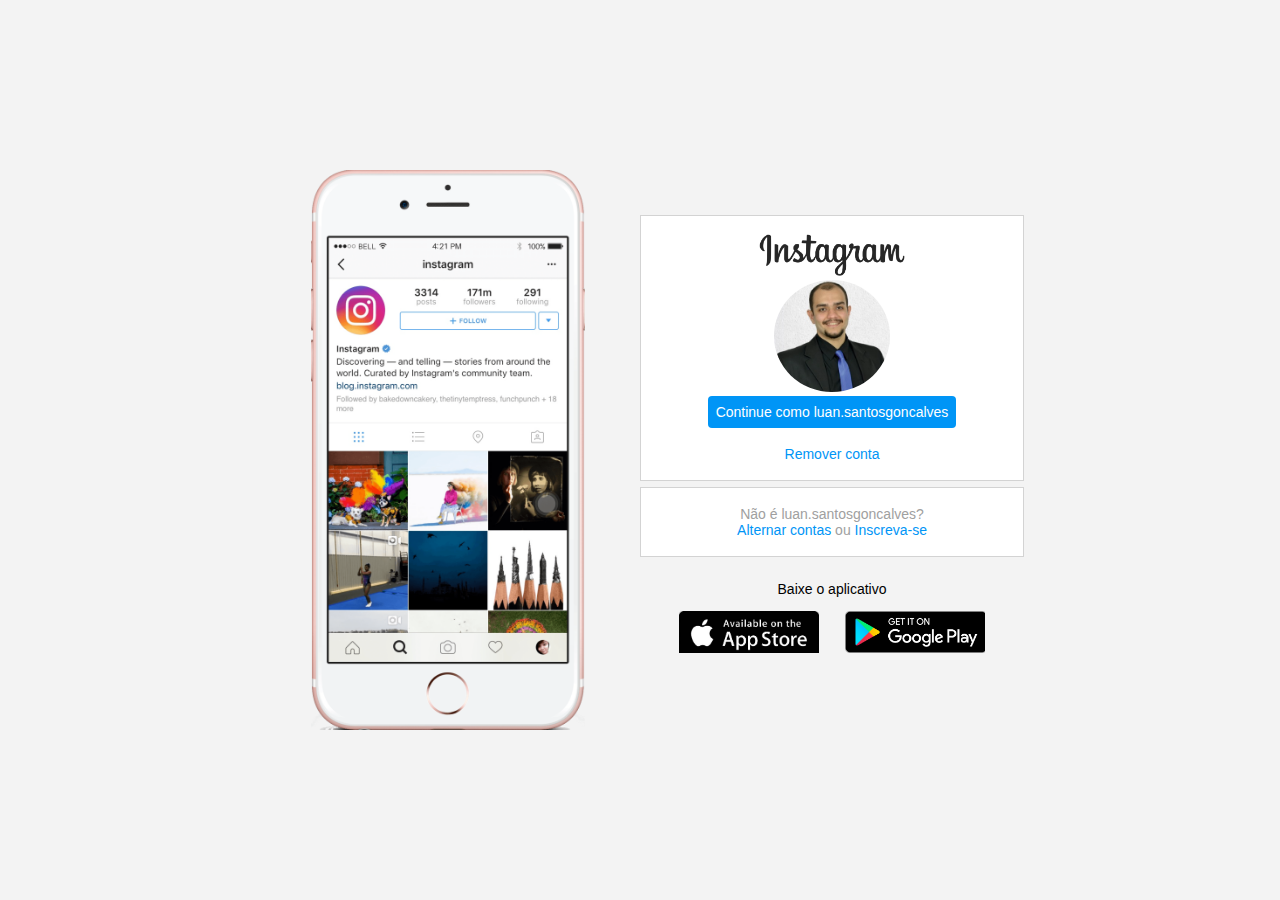
<file: Instagram/index.html>
<!DOCTYPE html>
<html lang="en">

<head>
        
    <meta charset="UTF-8">
    <meta name="viewport" content="width=device-width, initial-scale=1.0">
    <link rel="stylesheet" href="style.css">
    <title>Instagram</title>
    
</head>

    <body>

        <div class="instagram-wrapper">
            <div class="instagram-phone">
                <img src="./img/instagram-celular.png" alt="celular">
            </div>
            <div class="instagram-continue">
                <div class="group">
                    <img src="./img/instagram-logo.png" alt="instagram logo" class="instagram-logo">
                    <div class="profile-photo">
                        <img src="./img/instagram-perfil.png" alt="foto de perfil">
                    </div>

                    <a href="#" class="instagram-login">Continue como luan.santosgoncalves</a>
                    <a href="#" class="instagram-logout">Remover conta</a>

                </div>

                <div class="group">
                    <p class="not-account">Não é luan.santosgoncalves?</p>
                    <p class="not-account">
                        <span class="link-blue">Alternar contas</span>
                        ou
                        <span class="link-blue">Inscreva-se</span>
                    </p>
                </div>

                <div class="get-the-app">
                    <p class="get-app">Baixe o aplicativo</p>
                    <div class="download">
                        <a href="#" class="app-download"></a>
                        <a href="#" class="app-download"></a>
                    </div>
                </div>
            </div>
        </div>

    </body>
</html>
</file>
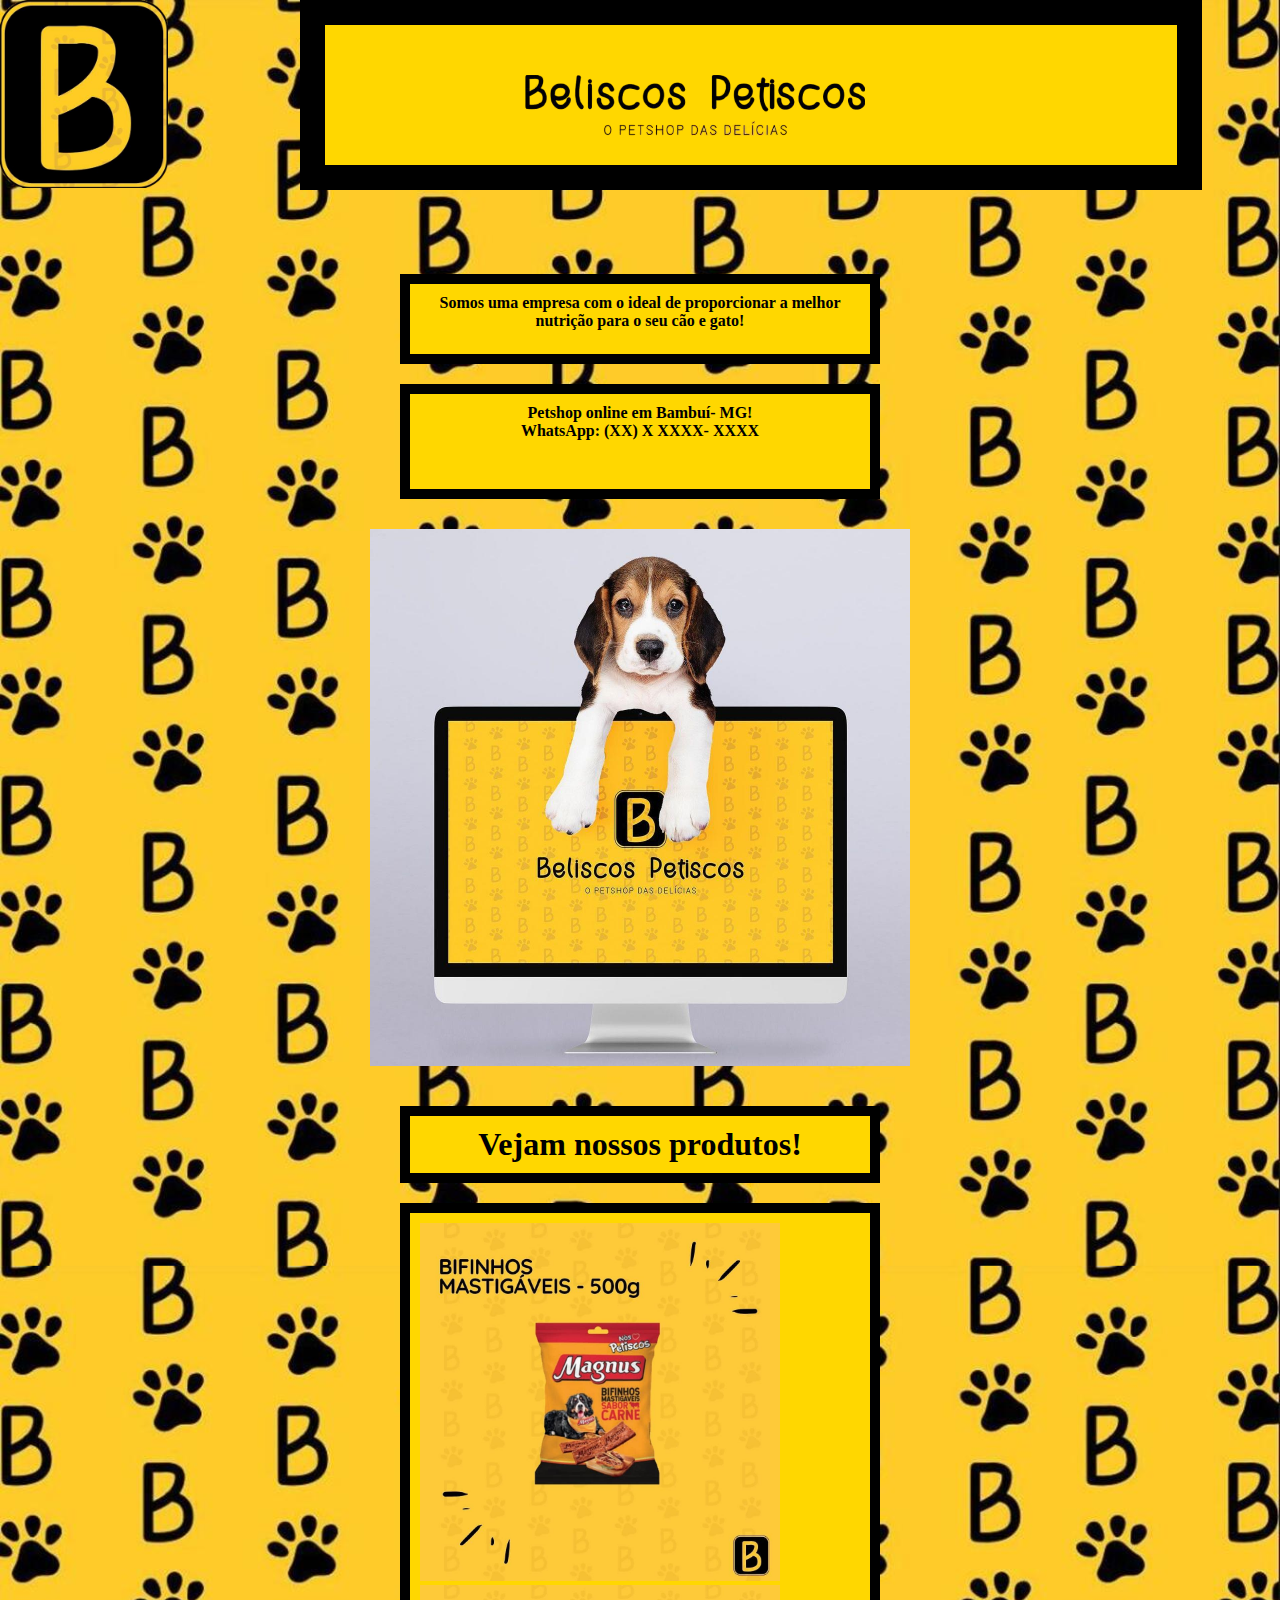
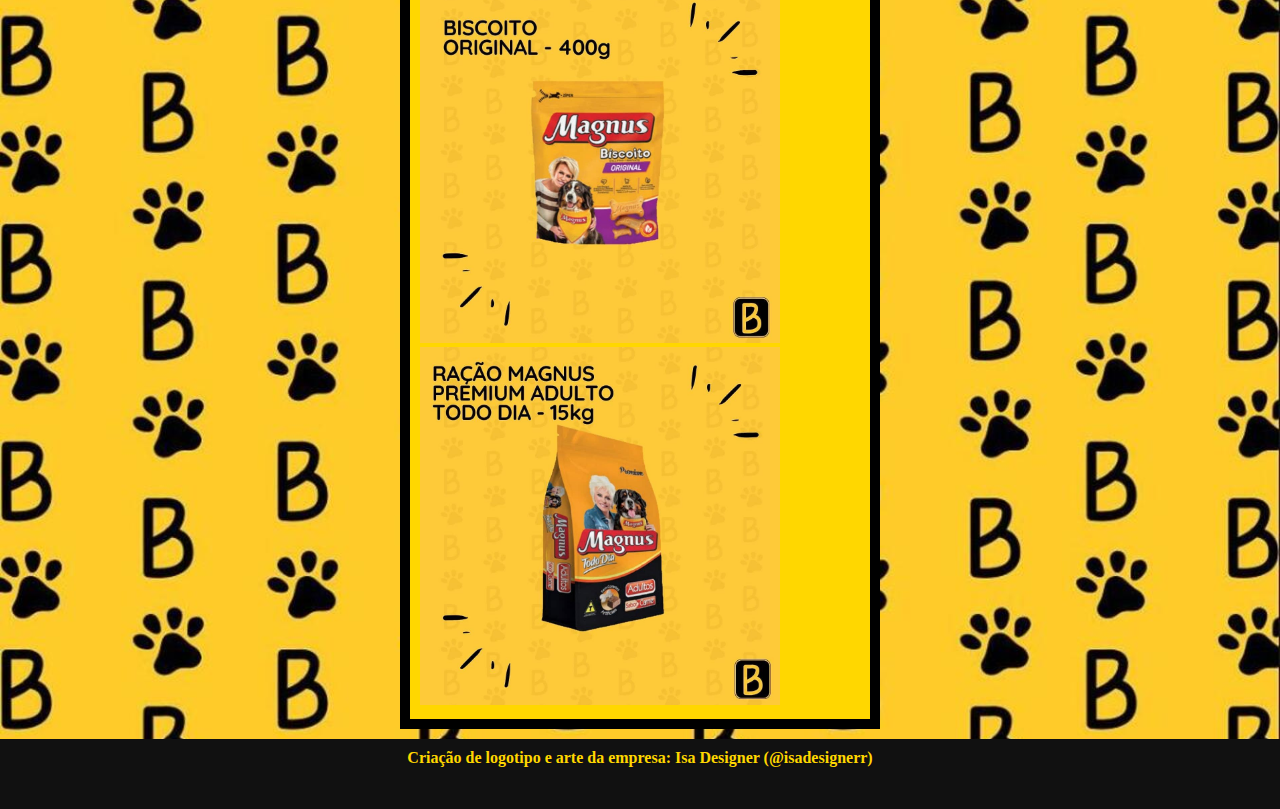
<file: BeliscosPetiscos/lojaBeliscosPetiscos.html>
<!DOCTYPE html>
<html>
	<head>
		<title>Loja Beliscos Petiscos - O Pet das Delícias</title>
		<link rel="stylesheet" type="text/css" href="styleBP.css">
	</head>

	<body>
		<header>
			<img src="simboloBP.png" width="168x" height="187.6px"
			align="left">
			<div id="div_logo">
				<img src="logoBP.png">
			</div>
		</header>
		
		<br>
		<br>
		<br>

		<div style="height: 50px">
			<article>
				<p><center><strong>Somos uma empresa com o
				ideal de proporcionar a melhor nutrição para o seu
				cão e gato!</strong></center></p>
			</article>
		</div>

		<div style="height: 75px">
			<article>
				<p><center><strong>Petshop online em Bambuí-
				MG!</strong></center></p>
				<p><center><strong>WhatsApp: (XX) X XXXX-
				XXXX</strong></center></p>
			</article>
		</div>

		<div id="div_img" style="border-color: transparent; background-color: transparent;">
			<img src="dog.jpeg" height="537px" width="540px"
			align="center">
		</div>

		<div>
			<h1><center>Vejam nossos produtos!</center></h1>
		</div>

		<div class="imagens">
			<img src="bife1.jpeg" width="360px" height="358px">
			<img src="bife2.jpeg" width="360px" height="358px">
			<img src="bife3.jpeg" width="360px" height="358px">
		</div>

		<footer><strong>Criação de logotipo e arte da empresa: Isa Designer (@isadesignerr)</strong></footer>
	</body>
</html>
</file>
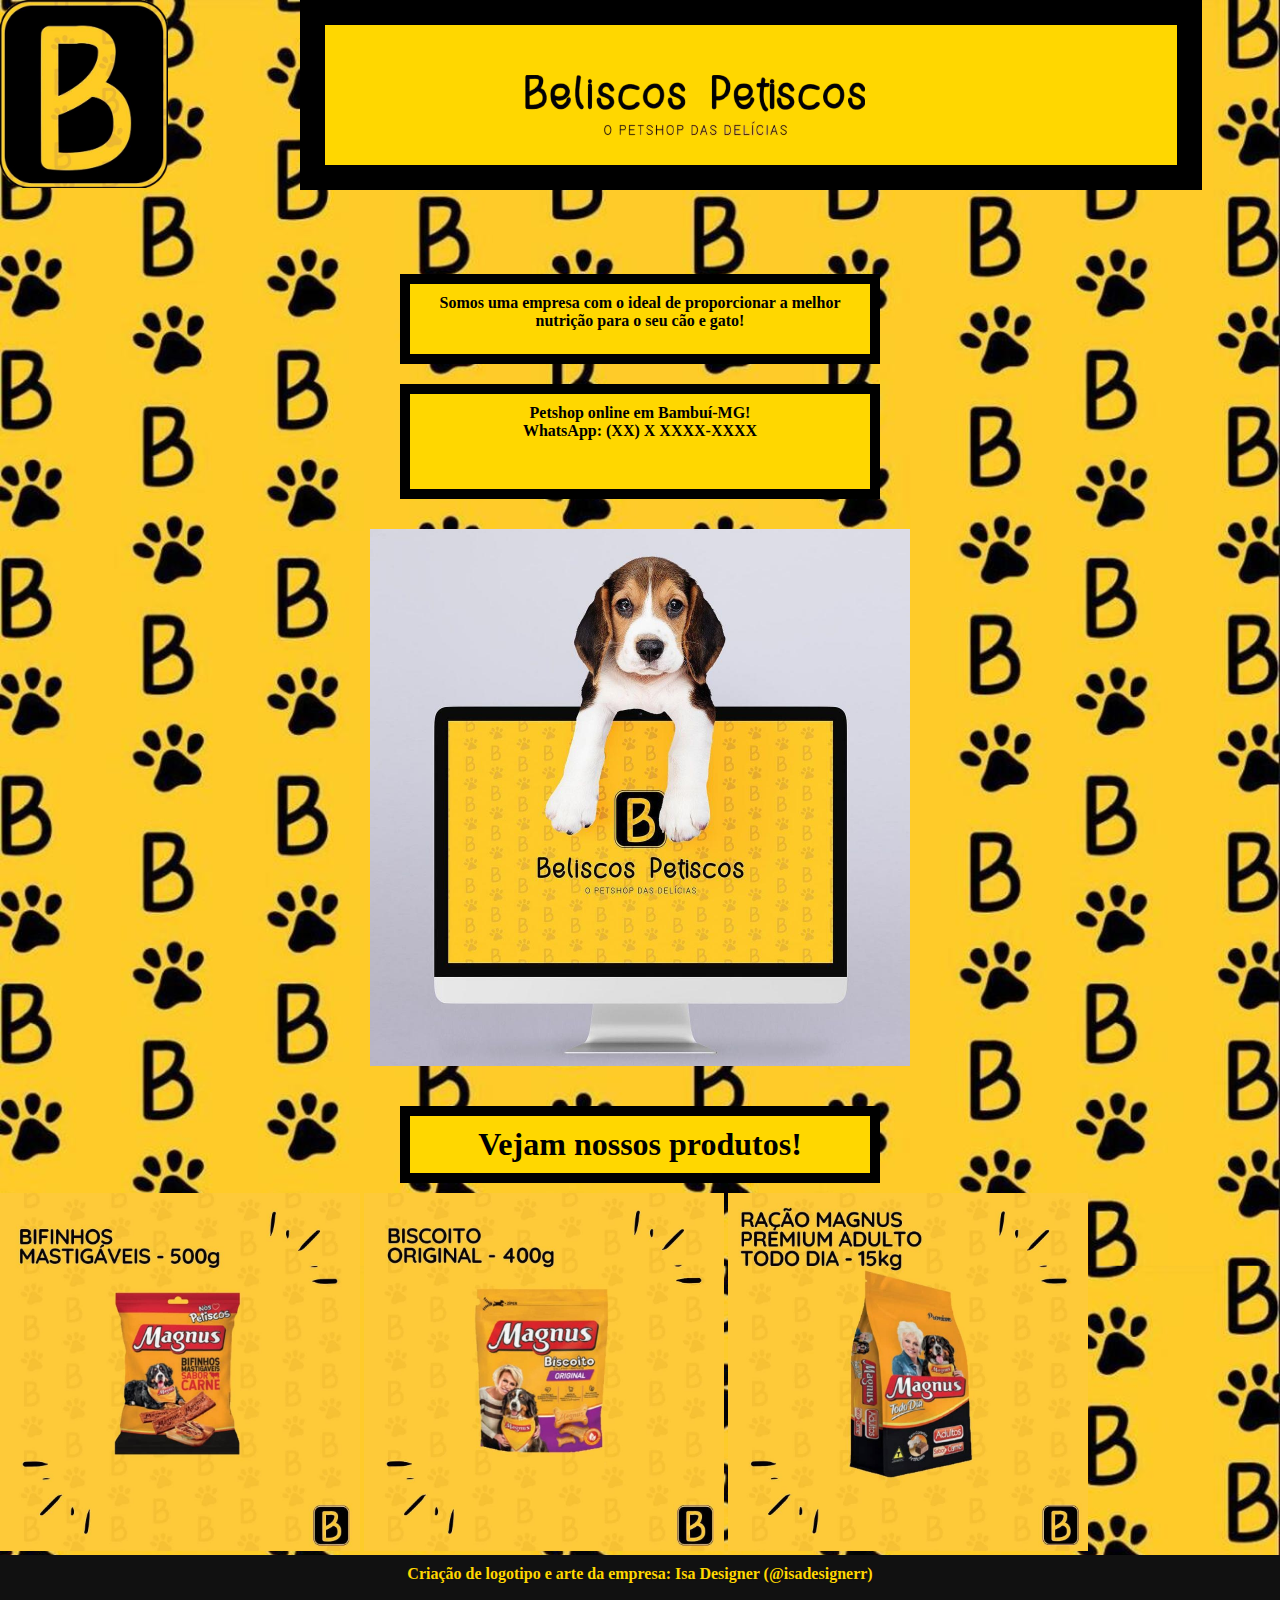
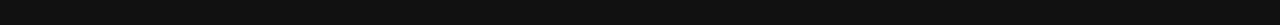
<file: CursosHTML-CSS-Udemy/BeliscosPetiscos/lojaBeliscosPetiscos.html>
<!DOCTYPE html>
<html>
	<head>
		<title>Loja Beliscos Petiscos - O Pet das Delícias</title>
		<link rel="stylesheet" type="text/css" href="styleBP.css">
	</head>
	<body>
		<header>
			<img src="simboloBP.png" width="168x" height="187.6px" align="left">
			<div id="div_logo">
				<img src="logoBP.png">
			</div>
		</header>
		
		<br>
		<br>
		<br>
		
		<div style="height: 50px">
        	<article>
            	<p><center><strong>Somos uma empresa com o ideal de proporcionar a 
            	melhor nutrição para o seu cão e gato!</strong></center></p>
        	</article>
    	</div>
    	
    	<div style="height: 75px">
        	<article>
            	<p><center><strong>Petshop online em Bambuí-MG!</strong></center></p>
            	<p><center><strong>WhatsApp: (XX) X XXXX-XXXX</strong></center></p>
        	</article>
    	</div>
    	
    	<div id="div_img" style="border-color: transparent; background-color: transparent;">
    		<img src="dog.jpeg" height="537px" width="540px" align="center">
    	</div>

    	<div>
    		<h1><center>Vejam nossos produtos!</center></h1>
    	</div>
    	
    	<img src="bife1.jpeg" width="360px" height="358px">
    	<img src="bife2.jpeg" width="360px" height="358px">
    	<img src="bife3.jpeg" width="360px" height="358px">

    	<footer><strong>Criação de logotipo e arte da empresa: Isa Designer (@isadesignerr)</strong></footer>

	</body>
</html>
</file>
<file: Instagram/style.css>
*{
    padding: 0;
    margin: 0;
    box-sizing: border-box;
    text-decoration: none;
    font-family: sans-serif;
    font-size: 14px;
}

body{
    width: 100%;
    min-height: 100vh;
    background-color: rgb(243, 243, 243);
    margin: 0;
    padding: 0;
    display: flex;
    justify-content: center;
}

.instagram-wrapper{
    display: flex;
    align-items: center;
    justify-content: start;
    width: 60%;
    height: 100vh;
}

.instagram-phone{
    display: flex;
    align-items: center;
    justify-content: center;
    width: 50%;
}

.instagram-phone img{
    height: 40rem;
}

.instagram-continue{
    display: flex;
    align-items: center; /* horizontal */
    justify-content: space-around; /* vertical */
    flex-direction: column;
    width: 50%;
    min-height: 34rem;
}

.group{
    display: flex;
    justify-content: space-between;
    align-items: center;
    flex-direction: column;
    background-color: #ffffff;
    width: 100%;
    padding: 1.3rem 0;
    border: 1px solid lightgray;
}

.group:nth-child(1){
    min-height: 19rem;
}

.instagram-logo{
    height: 3rem;
}

.profile-photo{
    display: flex;
    justify-content: center;
    align-items: center;
    border-radius: 50%;
    overflow: hidden;
}

.profile-photo img{
    height: 8rem;
}

.instagram-login{
    background-color: #0095f6;
    color: #ffffff;
    padding: 8px;
    border-radius: 4px;
}

.instagram-logout{
    color: #0095f6;
    margin-top: 1rem;
}

.not-account{
    color: rgb(160, 160, 160);

}

.link-blue{
    color: #0095f6;
}

.get-the-app{
    display: flex;
    flex-direction: column;
    align-items: center;
    justify-content: center;
    width: 100%;
    padding: 1.3rem 0;
}

.download{
    display: flex;
    width: 100%;
    justify-content: space-evenly;
    align-items: center;
    padding: 1rem;
}

.app-download{
    height: 3rem;
    width: 10rem;
    background-size: cover;
}

.app-download:nth-child(1){
    background-image: url('./img/apple-button.jpg');
}

.app-download:nth-child(2){
    background-image: url('./img/google-play-button.png');
}

/* media queries */

@media(max-width: 1024px){
    .instagram-wrapper{
        width: 90%;
    }
}

@media(max-width: 650px){
    .body{
        background-color: #ffffff;
    }

    .instagram-wrapper{
        width: 90%;
    }

    .instagram-phone{
        display: none;
    }

    .instagram-continue{
        width: 100%;
    }

    .group{
        border: 1px solid transparent;
    }
}
</file>
<file: BeliscosPetiscos/styleBP.css>
body{
	background-image: url("backgroundBP.jpg");
	background-color: #FFD700;
	font-family: Comic Sans MS, Comic Sans, cursive;
	background-size: 100%;
	color: black;
}

*{
	margin: 0;
	padding: 0;
}

div{
	background-color: #FFD700;
	margin: 20px 400px 10px 400px;
	padding: 10px;
	border: 10px solid #000;
}

footer{
	color: #FFD700;
	text-shadow: 1px 1px 1px #111111;
	background-color: #111;
	height: 50px;
	text-align: center;
	padding: 10px;
}

#div_logo{
	background-color: #FFD700;
	height: 27.5%;
	width: 27.5%;
	padding: 50px 300px 25px 200px;
	border: 25px solid #000;
	margin: 0px 100px 10px 300px;
}

#div_img{
	text-align:center;
	width: 60%;
	display:block;
	margin:auto;
}
</file>
<file: CursosHTML-CSS-Udemy/BeliscosPetiscos/styleBP.css>
body{
	background-image: url("backgroundBP.jpg");
	background-color: #FFD700;
	font-family: Comic Sans MS, Comic Sans, cursive;
	background-size: 100%;
	color: black;
}

*{
	margin: 0;
	padding: 0;
}

div{
	background-color: #FFD700;
	margin: 20px 400px 10px 400px;
	padding: 10px;
	border: 10px solid #000;
}

footer{
	color: #FFD700;
	text-shadow: 1px 1px 1px #111111;
	background-color: #111;
	height: 50px;
	text-align: center;
	padding: 10px;
}

#div_logo{
	background-color: #FFD700;
	height: 27.5%;
	width: 27.5%;
	padding: 50px 300px 25px 200px;
	border: 25px solid #000;
	margin: 0px 100px 10px 300px;
}

#div_img{
	text-align:center;
	width: 60%;
	display:block;
	margin:auto;
}
</file>
